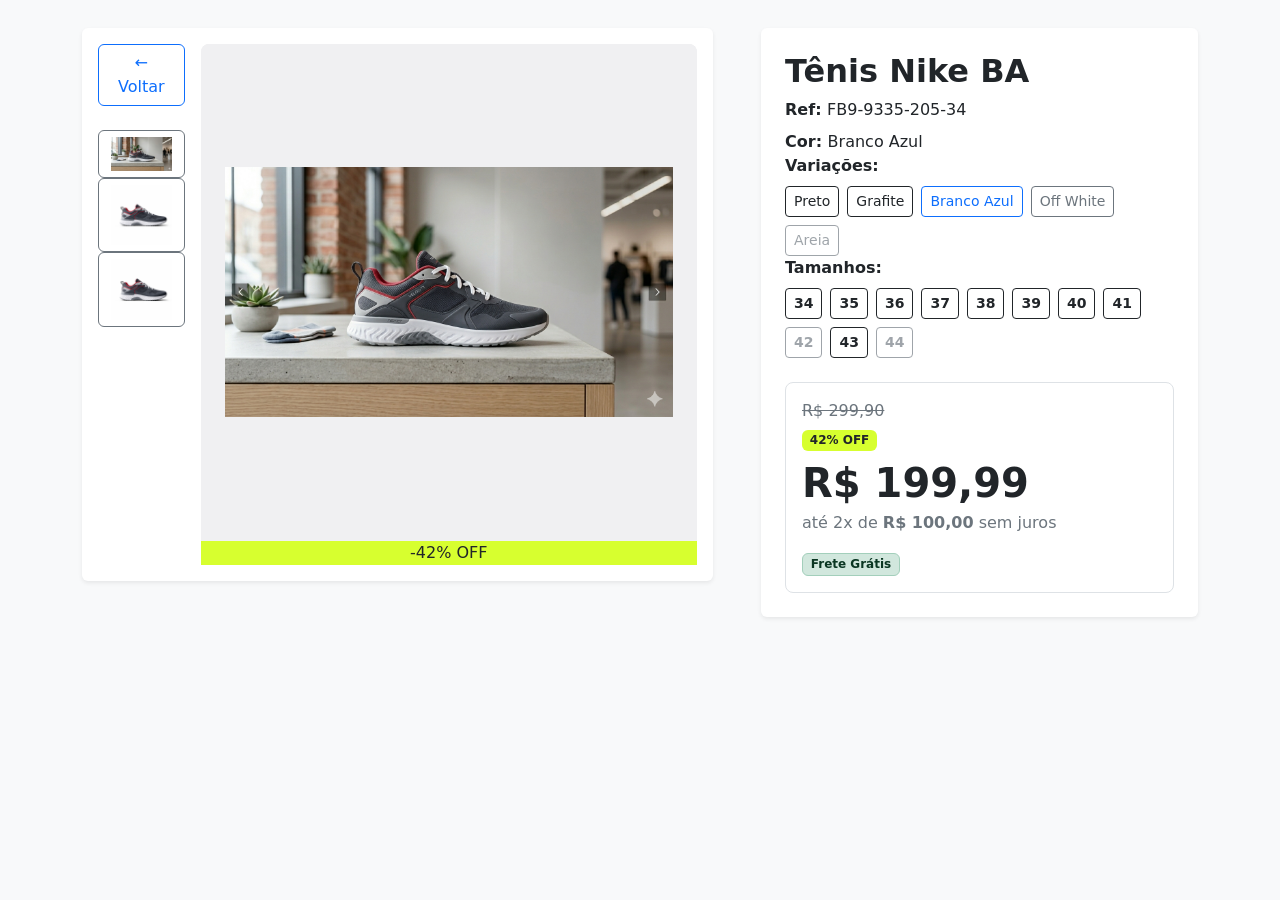
<file: tenis2.html>
<!DOCTYPE html>
<html lang="pt-br">

<head>
    <meta charset="UTF-8">
    <meta name="viewport" content="width=device-width, initial-scale=1.0">
    <title>Produto 1</title>
    <link rel="stylesheet" href="style.css">

    <link href="https://cdn.jsdelivr.net/npm/bootstrap@5.3.8/dist/css/bootstrap.min.css" rel="stylesheet"
        integrity="sha384-sRIl4kxILFvY47J16cr9ZwB07vP4J8+LH7qKQnuqkuIAvNWLzeN8tE5YBujZqJLB" crossorigin="anonymous">
</head>

<body class="bg-light">
    <br>
    <main class="container py-4 py-lg-1">
        <div class="row g-4 g-lg-5 align-items-start">
            <section class="col-12 col-lg-7">
                <div class="card border-0 shadow-sm">
                    <div class="card-body p-2 p-md-3">
                        <div class="row g-3">
                            <div class="col-2 col-md-2">
                                <div class="d-grip gap-2">
                                    <a href="index.html" class="btn btn-outline-primary">← Voltar</a>
                                    <br><br>
                                    <button class="btn btn-outline-secondary" type="button">
                                        <img src="/imagens/tenis2/imagem_principal.png" class="d-block w-100" alt="..." onclick="trocarImagem(this.src)">
                                    </button>
                                    <button class="btn btn-outline-secondary" type="button">
                                        <img src="/imagens/tenis2/tenis_2_lateral.png" class="d-block w-100" alt="..." onclick="trocarImagem(this.src)">
                                    </button>
                                    <button class="btn btn-outline-secondary" type="button">
                                        <img src="/imagens/tenis2/tenis_2_lateral.png" class="d-block w-100" alt="..." onclick="trocarImagem(this.src)">
                                    </button>
                                </div>
                            </div>
                            <div class="col-10 col-md-10">
                                <div class="card border-0 rounded-3" style="background-color: #f0f0f2;">
                                <div class="card border-0 rounded-3 position-relative" style="background-color: #f0f0f2;">
                                    <div class="ratio ratio-1x1 magnifier-container" id="magnifierContainer">
                                        <img src="/imagens/tenis2/imagem_principal.png" alt="Tenis Adidas"
                                            class="img-fluid p-3 p-md-4" style="object-fit: contain;" id="imagemPrincipal">
                                    </div>
                                    <div class="lupa" id="lupa"></div>
                                    <div class="text-center fw-bold-py-2" style="background-color: #d7ff2f;">-42% OFF
                                    </div>
                                </div>
                            </div>
                        </div>
                    </div>
                </div>
            </section>

            <section class="col-12 col-lg-5">
                <div class="card border-0 shadow-sm h-100">
                    <div class="card-body p-3 p-md-4">
                        <h1 class="h2 fw-bold md-3 text-start">Tênis Nike BA</h1>
                        <p class="mb-2"><b>Ref: </b> FB9-9335-205-34</p>
                        <span class="mb-4"><b>Cor: </b> Branco Azul</span>
                        <div class="md-4">
                            <p class="fw-bold mb-2">Variações: </p>
                            <div class="d-flex flex-wrap gap-2">
                                <button class="btn btn-outline-dark btn-sm">Preto</button>
                                <button class="btn btn-outline-dark btn-sm">Grafite</button>
                                <button class="btn btn-outline-primary btn-sm">Branco Azul</button>
                                <button class="btn btn-outline-secondary btn-sm">Off White</button>
                                <button class="btn btn-outline-secondary btn-sm" disabled>Areia</button>
                            </div>
                        </div>

                        <div class="md-4">
                            <p class="d-flex fw-bold mb-2">Tamanhos: </p>
                            <div class="d-flex flex-wrap gap-2">
                                <button class="btn btn-outline-dark btn-sm fw-semibold">34</button>
                                <button class="btn btn-outline-dark btn-sm fw-semibold">35</button>
                                <button class="btn btn-outline-dark btn-sm fw-semibold">36</button>
                                <button class="btn btn-outline-dark btn-sm fw-semibold">37</button>
                                <button class="btn btn-outline-dark btn-sm fw-semibold">38</button>
                                <button class="btn btn-outline-dark btn-sm fw-semibold">39</button>
                                <button class="btn btn-outline-dark btn-sm fw-semibold">40</button>
                                <button class="btn btn-outline-dark btn-sm fw-semibold">41</button>
                                <button class="btn btn-outline-secondary btn-sm fw-semibold" disabled>42</button>
                                <button class="btn btn-outline-dark btn-sm fw-semibold">43</button>
                                <button class="btn btn-outline-secondary btn-sm fw-semibold" disabled>44</button>
                            </div>
                        </div>
                        <br>
                        <div class="card border rounded-3">
                            <div class="card-body">
                                <p class="text-secondary text-decoration-line-through mb-1">R$ 299,90</p>
                                <p class="mb-2">
                                    <span class="badge text-dark" style="background-color: #d7ff2f;">42% OFF</span>
                                </p>
                                <p class="display-6 fw-bold mb-1">R$ 199,99</p>
                                <p class="text-secondary md-3">até 2x de <b>R$ 100,00</b> sem juros </p>
                                <span class="badge bg-success-subtle text-success-emphasis border border-success-subtle">Frete Grátis</span>
                            </div>
                        </div>
                    </div>
            </section>
        </div>
    </main>
</body>
<script src="tenis.js"></script>

<script src="https://cdn.jsdelivr.net/npm/bootstrap@5.3.8/dist/js/bootstrap.bundle.min.js"
    integrity="sha384-FKyoEForCGlyvwx9Hj09JcYn3nv7wiPVlz7YYwJrWVcXK/BmnVDxM+D2scQbITxI"
    crossorigin="anonymous"></script>

</html>
</file>
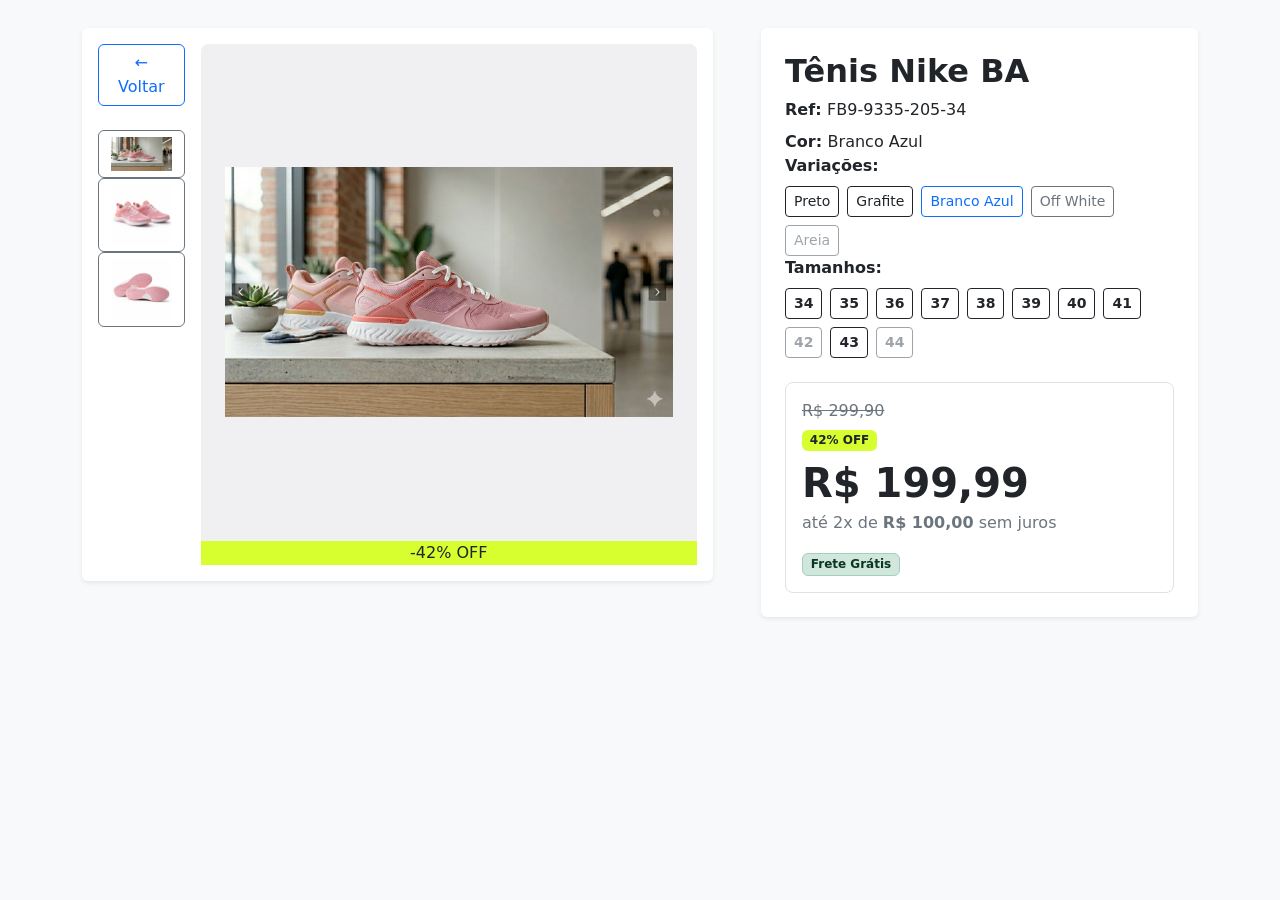
<file: tenis3.html>
<!DOCTYPE html>
<html lang="pt-br">

<head>
    <meta charset="UTF-8">
    <meta name="viewport" content="width=device-width, initial-scale=1.0">
    <title>Produto 1</title>
    <link rel="stylesheet" href="style.css">

    <link href="https://cdn.jsdelivr.net/npm/bootstrap@5.3.8/dist/css/bootstrap.min.css" rel="stylesheet"
        integrity="sha384-sRIl4kxILFvY47J16cr9ZwB07vP4J8+LH7qKQnuqkuIAvNWLzeN8tE5YBujZqJLB" crossorigin="anonymous">
</head>

<body class="bg-light">
    <br>
    <main class="container py-4 py-lg-1">
        <div class="row g-4 g-lg-5 align-items-start">
            <section class="col-12 col-lg-7">
                <div class="card border-0 shadow-sm">
                    <div class="card-body p-2 p-md-3">
                        <div class="row g-3">
                            <div class="col-2 col-md-2">
                                <div class="d-grip gap-2">
                                    <a href="index.html" class="btn btn-outline-primary">← Voltar</a>
                                    <br><br>
                                    <button class="btn btn-outline-secondary" type="button">
                                        <img src="/imagens/tenis3/imagem_principal.png" class="d-block w-100" alt="..." onclick="trocarImagem(this.src)">
                                    </button>
                                    <button class="btn btn-outline-secondary" type="button">
                                        <img src="/imagens/tenis3/tenis_3_frontal.png" class="d-block w-100" alt="..." onclick="trocarImagem(this.src)">
                                    </button>
                                    <button class="btn btn-outline-secondary" type="button">
                                        <img src="/imagens/tenis3/tenis_3_solado.png" class="d-block w-100" alt="..." onclick="trocarImagem(this.src)">
                                    </button>
                                </div>
                            </div>
                            <div class="col-10 col-md-10">
                                <div class="card border-0 rounded-3" style="background-color: #f0f0f2;">
                                <div class="card border-0 rounded-3 position-relative" style="background-color: #f0f0f2;">
                                    <div class="ratio ratio-1x1 magnifier-container" id="magnifierContainer">
                                        <img src="/imagens/tenis3/imagem_principal.png" alt="Tenis Adidas"
                                            class="img-fluid p-3 p-md-4" style="object-fit: contain;" id="imagemPrincipal">
                                    </div>
                                    <div class="lupa" id="lupa"></div>
                                    <div class="text-center fw-bold-py-2" style="background-color: #d7ff2f;">-42% OFF
                                    </div>
                                </div>
                            </div>
                        </div>
                    </div>
                </div>
            </section>

            <section class="col-12 col-lg-5">
                <div class="card border-0 shadow-sm h-100">
                    <div class="card-body p-3 p-md-4">
                        <h1 class="h2 fw-bold md-3 text-start">Tênis Nike BA</h1>
                        <p class="mb-2"><b>Ref: </b> FB9-9335-205-34</p>
                        <span class="mb-4"><b>Cor: </b> Branco Azul</span>
                        <div class="md-4">
                            <p class="fw-bold mb-2">Variações: </p>
                            <div class="d-flex flex-wrap gap-2">
                                <button class="btn btn-outline-dark btn-sm">Preto</button>
                                <button class="btn btn-outline-dark btn-sm">Grafite</button>
                                <button class="btn btn-outline-primary btn-sm">Branco Azul</button>
                                <button class="btn btn-outline-secondary btn-sm">Off White</button>
                                <button class="btn btn-outline-secondary btn-sm" disabled>Areia</button>
                            </div>
                        </div>

                        <div class="md-4">
                            <p class="d-flex fw-bold mb-2">Tamanhos: </p>
                            <div class="d-flex flex-wrap gap-2">
                                <button class="btn btn-outline-dark btn-sm fw-semibold">34</button>
                                <button class="btn btn-outline-dark btn-sm fw-semibold">35</button>
                                <button class="btn btn-outline-dark btn-sm fw-semibold">36</button>
                                <button class="btn btn-outline-dark btn-sm fw-semibold">37</button>
                                <button class="btn btn-outline-dark btn-sm fw-semibold">38</button>
                                <button class="btn btn-outline-dark btn-sm fw-semibold">39</button>
                                <button class="btn btn-outline-dark btn-sm fw-semibold">40</button>
                                <button class="btn btn-outline-dark btn-sm fw-semibold">41</button>
                                <button class="btn btn-outline-secondary btn-sm fw-semibold" disabled>42</button>
                                <button class="btn btn-outline-dark btn-sm fw-semibold">43</button>
                                <button class="btn btn-outline-secondary btn-sm fw-semibold" disabled>44</button>
                            </div>
                        </div>
                        <br>
                        <div class="card border rounded-3">
                            <div class="card-body">
                                <p class="text-secondary text-decoration-line-through mb-1">R$ 299,90</p>
                                <p class="mb-2">
                                    <span class="badge text-dark" style="background-color: #d7ff2f;">42% OFF</span>
                                </p>
                                <p class="display-6 fw-bold mb-1">R$ 199,99</p>
                                <p class="text-secondary md-3">até 2x de <b>R$ 100,00</b> sem juros </p>
                                <span class="badge bg-success-subtle text-success-emphasis border border-success-subtle">Frete Grátis</span>
                            </div>
                        </div>
                    </div>
            </section>
        </div>
    </main>
</body>
<script src="tenis.js"></script>

<script src="https://cdn.jsdelivr.net/npm/bootstrap@5.3.8/dist/js/bootstrap.bundle.min.js"
    integrity="sha384-FKyoEForCGlyvwx9Hj09JcYn3nv7wiPVlz7YYwJrWVcXK/BmnVDxM+D2scQbITxI"
    crossorigin="anonymous"></script>

</html>
</file>
<file: style.css>
.magnifier-container {
    position: relative;
    cursor: none;
    border-radius: 12px;
    isolation: isolate;
}

.lupa {
    position: absolute;
    width: 160px;
    height: 160px;
    border-radius: 50%;
    pointer-events: none;
    background-repeat: no-repeat;

    /* Borda dupla elegante */
    border: 3px solid rgba(255, 255, 255, 0.9);
    outline: 2px solid rgba(0, 0, 0, 0.12);
    outline-offset: 2px;

    /* Sombra refinada com halo */
    box-shadow:
        0 8px 32px rgba(0, 0, 0, 0.28),
        0 2px 8px rgba(0, 0, 0, 0.18),
        inset 0 0 0 1px rgba(255, 255, 255, 0.15),
        inset 0 8px 20px rgba(255, 255, 255, 0.25);

    /* Estado inicial */
    opacity: 0;
    visibility: hidden;
    transform: scale(0.75);
    transition: opacity 0.15s ease, transform 0.18s cubic-bezier(0.34, 1.56, 0.64, 1), visibility 0.15s ease;
    z-index: 10;
    will-change: transform, opacity;
}

/* Reflexo de vidro */
.lupa::before {
    content: "";
    position: absolute;
    inset: 0;
    border-radius: 50%;
    background: radial-gradient(
        ellipse at 38% 30%,
        rgba(255, 255, 255, 0.18) 0%,
        transparent 65%
    );
    z-index: 9999;
    pointer-events: none;
}

/* Brilho destacado no topo */
.lupa::after {
    content: "";
    position: absolute;
    top: 12px;
    left: 20px;
    width: 50px;
    height: 18px;
    border-radius: 999px;
    background: linear-gradient(to right, rgba(255, 255, 255, 0.82), rgba(255, 255, 255, 0));
    transform: rotate(-20deg);
    z-index: 2;
    pointer-events: none;
}

.lupa.ativa {
    opacity: 1;
    visibility: visible;
    transform: scale(1);
}
</file>
